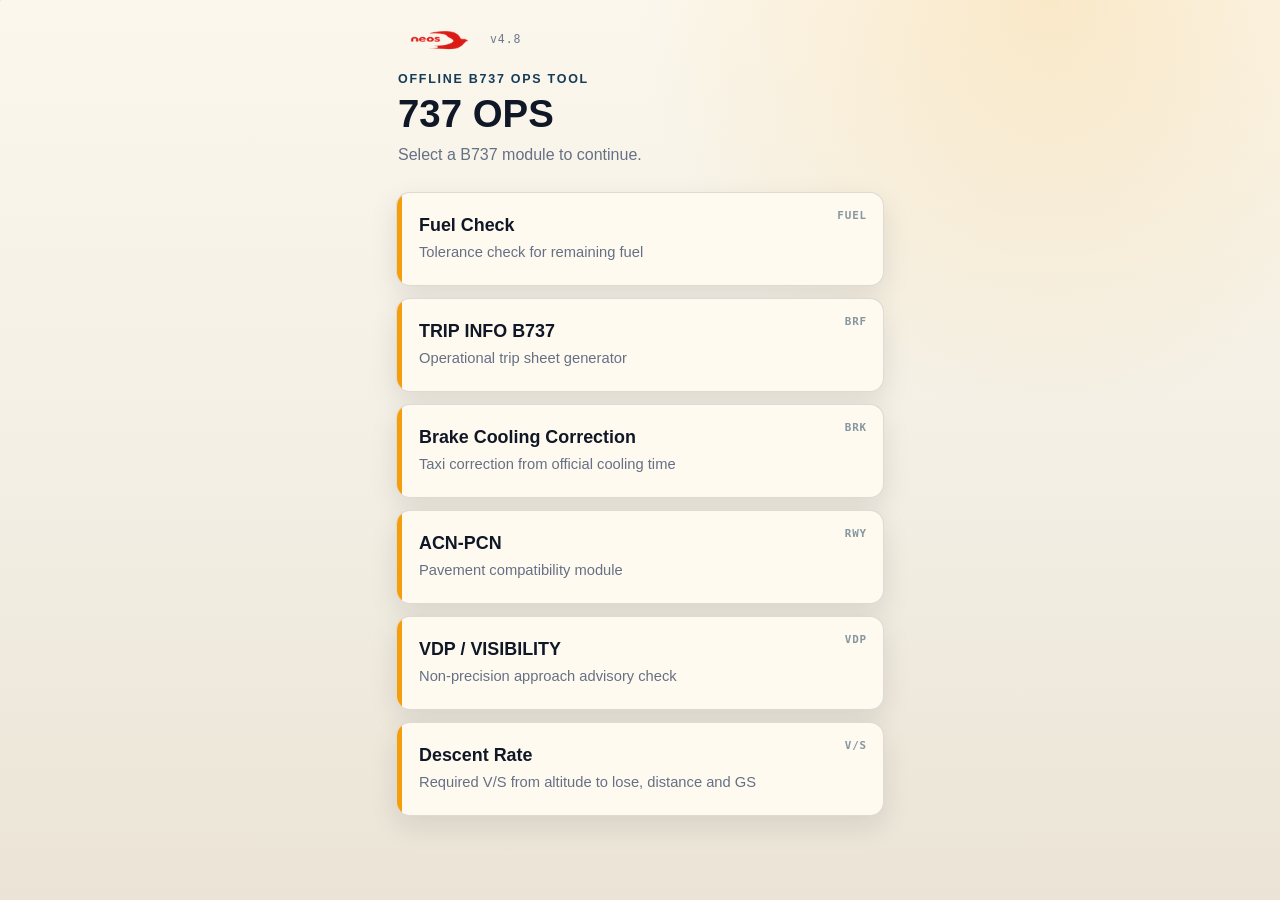
<file: index.html>
<!doctype html>
<html lang="en">
  <head>
    <meta charset="utf-8">
    <meta
      name="viewport"
      content="width=device-width, initial-scale=1, viewport-fit=cover"
    >
    <meta name="mobile-web-app-capable" content="yes">
    <meta name="apple-mobile-web-app-capable" content="yes">
    <meta name="apple-mobile-web-app-status-bar-style" content="black-translucent">
    <meta name="apple-mobile-web-app-title" content="737 OPS">
    <meta name="theme-color" content="#f3efe4">
    <meta name="app-version" content="4.8">
    <title>737 OPS</title>
    <link rel="manifest" href="manifest.json">
    <link rel="preload" href="app.js" as="script">
    <link rel="preload" href="assets/tripinfo-logo-neos.png" as="image" type="image/png">
    <link rel="icon" href="icons/icon-192.png">
    <link rel="apple-touch-icon" href="icons/icon-192.png">
    <style>
      :root {
        color-scheme: light;
        --bg: #f3efe4;
        --bg-soft: #ebe4d6;
        --card: #fffaf0;
        --card-border: rgba(20, 31, 46, 0.14);
        --text: #101827;
        --muted: #667085;
        --accent: #f59e0b;
        --accent-strong: #d97706;
        --accent-blue: #163b57;
        --pass: #16803c;
        --fail: #c2414b;
        --shadow: 0 10px 28px rgba(16, 24, 39, 0.10);
        --radius: 14px;
        --mono: "SFMono-Regular", "Menlo", "Monaco", monospace;
        --safe-top: env(safe-area-inset-top, 0px);
        --safe-right: env(safe-area-inset-right, 0px);
        --safe-bottom: env(safe-area-inset-bottom, 0px);
        --safe-left: env(safe-area-inset-left, 0px);
      }

      * {
        box-sizing: border-box;
      }

      html,
      body {
        margin: 0;
        min-height: 100%;
        background:
          linear-gradient(135deg, rgba(22, 59, 87, 0.08) 0 1px, transparent 1px 44px),
          radial-gradient(circle at 82% 0%, rgba(245, 158, 11, 0.16), transparent 30%),
          linear-gradient(180deg, #fbf7ed 0%, var(--bg) 52%, var(--bg-soft) 100%);
        color: var(--text);
        font-family:
          -apple-system, BlinkMacSystemFont, "SF Pro Display", "Segoe UI", sans-serif;
      }

      body {
        min-height: 100vh;
        min-height: 100svh;
      }

      button,
      input,
      select,
      textarea {
        font: inherit;
      }

      .app-shell {
        width: min(100%, 520px);
        min-height: 100svh;
        margin: 0 auto;
        padding:
          calc(var(--safe-top) + 18px)
          calc(var(--safe-right) + 16px)
          calc(var(--safe-bottom) + 28px)
          calc(var(--safe-left) + 16px);
      }

      .screen[hidden] {
        display: none;
      }

      #startup-error-message {
        margin-top: 4px;
      }

      .screen {
        display: grid;
        gap: 16px;
      }

      .app-view {
        align-content: start;
      }

      #homeView {
        position: relative;
      }

      .hero {
        display: grid;
        justify-items: start;
        gap: 8px;
        padding: 8px 2px 10px;
      }

      .eyebrow {
        display: inline-block;
        margin: 4px 0 0;
        color: var(--accent-blue);
        font-size: 0.78rem;
        font-weight: 600;
        letter-spacing: 0.14em;
        text-transform: uppercase;
      }

      h1 {
        margin: 0;
        font-size: clamp(2rem, 5vw, 2.4rem);
        line-height: 1.02;
      }

      .subtitle {
        margin: 2px 0 0;
        color: var(--muted);
        line-height: 1.45;
      }

      .card {
        background: var(--card);
        border: 1px solid var(--card-border);
        border-radius: var(--radius);
        box-shadow: var(--shadow);
        padding: 18px;
      }

      .card h2 {
        margin: 0 0 14px;
        font-size: 1rem;
        letter-spacing: 0.03em;
      }

      .mono {
        font-family: var(--mono);
        font-variant-numeric: tabular-nums;
      }

      .fuel-tolerance-note {
        margin: 0;
        color: var(--muted);
        font-size: 0.78rem;
        font-weight: 700;
      }

      .stack {
        display: grid;
        gap: 14px;
      }

      .field {
        display: grid;
        gap: 8px;
      }

      label,
      .field-title {
        color: var(--muted);
        font-size: 0.9rem;
        font-weight: 600;
      }

      .input,
      .select {
        width: 100%;
        min-height: 52px;
        border: 1px solid rgba(20, 31, 46, 0.16);
        border-radius: 14px;
        padding: 14px 16px;
        background: #fffef9;
        color: var(--text);
        font-size: 1rem;
        outline: none;
        transition: border-color 0.18s ease, background 0.18s ease;
      }

      .input:focus,
      .select:focus {
        border-color: rgba(245, 158, 11, 0.85);
        background: #fffaf0;
        box-shadow: 0 0 0 3px rgba(245, 158, 11, 0.13);
      }

      .input[aria-invalid="true"] {
        border-color: rgba(194, 65, 75, 0.72);
        background: rgba(194, 65, 75, 0.08);
      }

      .number-input {
        font-family: var(--mono);
        font-variant-numeric: tabular-nums;
        appearance: textfield;
        -webkit-appearance: none;
        -moz-appearance: textfield;
      }

      .number-input::-webkit-outer-spin-button,
      .number-input::-webkit-inner-spin-button {
        -webkit-appearance: none;
        appearance: none;
        margin: 0;
        display: none;
      }

      input[type="number"].number-input {
        appearance: textfield;
        -webkit-appearance: none;
        -moz-appearance: textfield;
      }

      input[type="number"].number-input::-webkit-outer-spin-button,
      input[type="number"].number-input::-webkit-inner-spin-button {
        -webkit-appearance: none;
        appearance: none;
        margin: 0;
        display: none;
      }

      .segmented {
        display: grid;
        grid-template-columns: repeat(2, minmax(0, 1fr));
        gap: 8px;
      }

      .segmented input {
        position: absolute;
        opacity: 0;
        pointer-events: none;
      }

      .segment {
        min-height: 48px;
        display: grid;
        place-items: center;
        border-radius: 14px;
        border: 1px solid rgba(20, 31, 46, 0.14);
        background: #fffef9;
        color: var(--muted);
        font-weight: 600;
        transition:
          background 0.18s ease,
          border-color 0.18s ease,
          color 0.18s ease,
          transform 0.18s ease;
      }

      .segmented input:checked + .segment {
        background: rgba(245, 158, 11, 0.16);
        border-color: rgba(245, 158, 11, 0.72);
        color: var(--text);
        transform: translateY(-1px);
      }

      .row {
        display: grid;
        gap: 14px;
      }

      @media (min-width: 440px) {
        .row.two-col {
          grid-template-columns: repeat(2, minmax(0, 1fr));
        }
      }

      .fuel-table-wrap {
        overflow-x: auto;
        margin: 0 -4px;
        padding: 0 4px;
      }

      .fuel-table {
        width: 100%;
        border-collapse: collapse;
        table-layout: fixed;
      }

      .fuel-table th,
      .fuel-table td {
        padding: 7px 4px;
        text-align: center;
        vertical-align: middle;
      }

      .fuel-table th {
        color: var(--muted);
        font-size: 0.72rem;
        font-weight: 800;
        letter-spacing: 0.08em;
        text-transform: uppercase;
      }

      .fuel-table .fuel-tank-heading,
      .fuel-table .fuel-tank-label {
        width: 24%;
        text-align: left;
      }

      .fuel-table.fuel-arrival-table .fuel-tank-heading,
      .fuel-table.fuel-arrival-table .fuel-tank-label {
        width: auto;
        text-align: center;
      }

      .fuel-table .fuel-tank-label {
        color: var(--text);
        font-size: 0.84rem;
        font-weight: 800;
        letter-spacing: 0.03em;
      }

      .fuel-section-heading {
        margin: 4px 2px -2px;
        color: var(--accent-blue);
        font-size: 0.78rem;
        font-weight: 800;
        letter-spacing: 0.12em;
        text-transform: uppercase;
      }

      .fuel-table .fuel-total-row th,
      .fuel-table .fuel-total-row td {
        border-top: 1px solid rgba(20, 31, 46, 0.14);
        padding-top: 10px;
      }

      .fuel-table .input {
        min-height: 46px;
        padding: 10px 8px;
        border-radius: 12px;
        text-align: center;
        font-size: 0.98rem;
      }

      .fuel-output {
        min-height: 46px;
        display: grid;
        place-items: center;
        border: 1px solid rgba(20, 31, 46, 0.12);
        border-radius: 12px;
        background: rgba(22, 59, 87, 0.06);
        color: var(--accent-blue);
        font-family: var(--mono);
        font-size: 0.96rem;
        font-weight: 800;
        font-variant-numeric: tabular-nums;
        white-space: nowrap;
      }

      .fuel-output.fuel-negative {
        border-color: rgba(194, 65, 75, 0.38);
        background: rgba(194, 65, 75, 0.10);
        color: var(--fail);
      }

      .fuel-output.fuel-total-output {
        background: rgba(245, 158, 11, 0.14);
        color: var(--text);
      }

      .fuel-card-heading-row {
        display: flex;
        align-items: center;
        justify-content: space-between;
        gap: 12px;
      }

      .button.fuel-card-icon-button {
        width: 38px;
        min-width: 38px;
        min-height: 38px;
        display: inline-grid;
        place-items: center;
        padding: 0;
        border-radius: 11px;
        color: #fff;
      }

      .button.tlb-clear-button {
        border-color: #e53935;
        background: #e53935;
        box-shadow: 0 5px 12px rgba(229, 57, 53, 0.24);
      }

      .button.fuel-transfer-button {
        border-color: #238b57;
        background: #238b57;
        box-shadow: 0 5px 12px rgba(35, 139, 87, 0.24);
      }

      .button.tlb-clear-button:focus-visible {
        outline: 3px solid rgba(229, 57, 53, 0.32);
        outline-offset: 2px;
      }

      .button.fuel-transfer-button:focus-visible {
        outline: 3px solid rgba(35, 139, 87, 0.32);
        outline-offset: 2px;
      }

      .tlb-calculated-grid {
        display: grid;
        gap: 8px;
      }

      @media (min-width: 440px) {
        .tlb-calculated-grid {
          grid-template-columns: repeat(2, minmax(0, 1fr));
        }
      }

      .fuel-calculated-panel {
        display: grid;
        gap: 8px;
        border: 1px solid rgba(20, 31, 46, 0.12);
        border-radius: 14px;
        padding: 14px 16px;
        background: rgba(22, 59, 87, 0.06);
      }

      .fuel-calculated-label {
        color: var(--muted);
        font-size: 0.78rem;
        font-weight: 800;
        letter-spacing: 0.08em;
        text-transform: uppercase;
      }

      .fuel-calculated-value {
        color: var(--accent-blue);
        font-family: var(--mono);
        font-size: 1.35rem;
        font-weight: 800;
        font-variant-numeric: tabular-nums;
      }

      .tlb-calculated-panel {
        min-height: 46px;
        gap: 3px;
        border-radius: 12px;
        padding: 8px 10px;
      }

      .tlb-calculated-panel .fuel-calculated-label {
        font-size: 0.66rem;
        line-height: 1.15;
        letter-spacing: 0.06em;
      }

      .tlb-calculated-panel .fuel-calculated-value {
        font-size: 0.98rem;
        line-height: 1.2;
      }

      .fuel-conversion-note {
        min-height: 18px;
        margin: 0;
        color: var(--pass);
        font-family: var(--mono);
        font-size: 0.82rem;
        font-weight: 700;
        font-variant-numeric: tabular-nums;
      }

      .fuel-receipt-card {
        gap: 12px;
      }

      .fuel-receipt-card h2 {
        margin-bottom: 2px;
      }

      .fuel-receipt-flow {
        display: grid;
        gap: 17px;
      }

      .fuel-receipt-field {
        gap: 8px;
      }

      .fuel-receipt-segmented {
        gap: 8px;
      }

      .fuel-receipt-segmented .segment {
        min-height: 42px;
        border-radius: 12px;
        padding: 8px 10px;
        font-size: 0.88rem;
      }

      .fuel-receipt-card .fuel-calculated-panel {
        gap: 6px;
        padding: 12px 14px;
      }

      .fuel-receipt-card .fuel-calculated-value {
        font-size: 1.28rem;
      }

      .fuel-receipt-card .fuel-conversion-note:empty {
        display: none;
      }

      .fuel-validation {
        margin: 0;
      }

      .fuel-validation[hidden],
      .results-banner[hidden],
      .result-section[hidden],
      .advanced-details[hidden] {
        display: none;
      }

      .actions {
        display: grid;
        grid-template-columns: repeat(2, minmax(0, 1fr));
        gap: 10px;
      }

      .button {
        min-height: 52px;
        border: none;
        border-radius: 16px;
        padding: 14px 18px;
        font-size: 0.98rem;
        font-weight: 700;
        letter-spacing: 0.01em;
        color: var(--accent-blue);
        background: #fffaf0;
        border: 1px solid rgba(20, 31, 46, 0.16);
        box-shadow: 0 6px 16px rgba(16, 24, 39, 0.08);
      }

      .button.primary {
        color: #fffaf0;
        background: linear-gradient(135deg, var(--accent-blue) 0%, #225778 100%);
        border-color: transparent;
        box-shadow: 0 10px 22px rgba(22, 59, 87, 0.20);
      }

      .button:active {
        transform: scale(0.99);
      }

      .module-nav {
        display: flex;
        align-items: center;
        gap: 12px;
      }

      .module-title {
        color: var(--muted);
        font-size: 0.84rem;
        font-weight: 700;
        letter-spacing: 0.12em;
        text-transform: uppercase;
      }

      .module-back {
        width: auto;
        min-width: 108px;
      }

      .fuel-module-nav {
        display: grid;
        grid-template-columns: minmax(0, 1fr) auto minmax(0, 1fr);
        gap: 8px;
      }

      .fuel-module-nav .module-back {
        min-width: 96px;
        justify-self: start;
        white-space: nowrap;
      }

      .fuel-nav-title {
        align-self: center;
        justify-self: center;
        font-size: clamp(1.2rem, 5vw, 1.5rem);
        line-height: 1;
        white-space: nowrap;
      }

      .button.fuel-clear-button {
        width: auto;
        min-width: 84px;
        min-height: 44px;
        align-self: center;
        justify-self: end;
        display: inline-flex;
        align-items: center;
        justify-content: center;
        gap: 5px;
        padding: 10px 12px;
        border-color: #e53935;
        border-radius: 13px;
        background: #e53935;
        box-shadow: 0 7px 16px rgba(229, 57, 53, 0.28);
        color: #fff;
        font-size: 0.82rem;
        letter-spacing: 0.04em;
        white-space: nowrap;
      }

      .button.fuel-clear-button:focus-visible {
        outline: 3px solid rgba(229, 57, 53, 0.32);
        outline-offset: 2px;
      }

      .fuel-clear-icon {
        width: 16px;
        height: 16px;
        flex: 0 0 auto;
        color: #fff;
      }

      .fuel-header-meta {
        width: 100%;
        display: flex;
        align-items: center;
        justify-content: space-between;
        gap: 12px;
      }

      .module-header-row {
        display: flex;
        align-items: flex-end;
        justify-content: space-between;
        gap: 12px;
      }

      .module-version-badge {
        color: var(--muted);
        font-family: var(--mono);
        font-size: 0.68rem;
        letter-spacing: 0.08em;
        opacity: 0.78;
        white-space: nowrap;
        padding: 4px 8px;
        border: 1px solid rgba(20, 31, 46, 0.14);
        border-radius: 999px;
        background: rgba(255, 250, 240, 0.74);
      }

      .home-menu {
        display: grid;
        gap: 12px;
      }

      .home-logo-wrap {
        display: inline-flex;
        align-items: center;
        gap: 10px;
        margin: 0 0 6px;
        color: var(--muted);
        pointer-events: none;
      }

      .home-logo {
        width: min(23vw, 82px);
        max-width: 82px;
        max-height: 28px;
        display: block;
        height: auto;
        object-fit: contain;
        pointer-events: none;
        user-select: none;
        image-rendering: -webkit-optimize-contrast;
        image-rendering: crisp-edges;
      }

      .home-version {
        color: var(--muted);
        font-family: var(--mono);
        font-size: 0.72rem;
        letter-spacing: 0.08em;
        line-height: 1;
        opacity: 0.92;
      }

      .menu-button {
        position: relative;
        overflow: hidden;
        width: 100%;
        min-height: 94px;
        border: 1px solid var(--card-border);
        border-radius: var(--radius);
        padding: 18px 52px 18px 22px;
        background: var(--card);
        box-shadow: var(--shadow);
        color: var(--text);
        text-align: left;
        display: grid;
        gap: 6px;
        align-content: center;
      }

      .menu-button::before {
        content: "";
        position: absolute;
        inset: 0 auto 0 0;
        width: 5px;
        background: var(--accent);
      }

      .menu-button::after {
        content: attr(data-code);
        position: absolute;
        top: 16px;
        right: 16px;
        color: rgba(22, 59, 87, 0.52);
        font-family: var(--mono);
        font-size: 0.68rem;
        font-weight: 700;
        letter-spacing: 0.08em;
      }

      .menu-button:focus-visible {
        outline: 2px solid rgba(245, 158, 11, 0.80);
        outline-offset: 2px;
      }

      .menu-button:active {
        transform: translateY(1px);
      }

      .menu-button-title {
        font-size: 1.12rem;
        font-weight: 700;
      }

      .menu-button-note {
        color: var(--muted);
        font-size: 0.92rem;
        line-height: 1.45;
      }

      .inline-message {
        margin: 0;
        padding: 14px 16px;
        border-radius: 16px;
        border: 1px solid rgba(194, 65, 75, 0.32);
        background: rgba(194, 65, 75, 0.10);
        color: #9f2532;
        line-height: 1.6;
      }

      .results-banner {
        border-radius: 24px;
        padding: 18px;
        display: grid;
        gap: 6px;
      }

      .results-banner.pass {
        color: #fffaf0;
        background: linear-gradient(135deg, #16803c, #0f5f2b);
      }

      .results-banner.fail {
        color: #fffaf0;
        background: linear-gradient(135deg, #c2414b, #8e2630);
      }

      .results-banner.warn {
        color: #101827;
        background: linear-gradient(135deg, #fbbf24, #d97706);
      }

      .banner-label {
        margin: 0;
        font-size: 0.82rem;
        font-weight: 700;
        letter-spacing: 0.14em;
        text-transform: uppercase;
      }

      .banner-title {
        margin: 0;
        font-size: 1.9rem;
        font-weight: 800;
      }

      .banner-subtitle {
        margin: 0;
        font-size: 0.95rem;
        opacity: 0.88;
      }

      .result-section {
        display: grid;
        gap: 12px;
      }

      .result-section.fail {
        border-color: rgba(194, 65, 75, 0.42);
        box-shadow: 0 12px 26px rgba(130, 24, 43, 0.14);
      }

      .section-header {
        display: flex;
        justify-content: space-between;
        align-items: center;
        gap: 12px;
      }

      .section-title {
        margin: 0;
        font-size: 0.86rem;
        font-weight: 700;
        letter-spacing: 0.12em;
        text-transform: uppercase;
        color: var(--muted);
      }

      .section-chip {
        border-radius: 999px;
        padding: 6px 10px;
        background: rgba(20, 31, 46, 0.06);
        font-size: 0.76rem;
        font-weight: 700;
      }

      .section-chip.pass {
        background: rgba(22, 128, 60, 0.12);
        color: var(--pass);
      }

      .section-chip.fail {
        background: rgba(194, 65, 75, 0.12);
        color: var(--fail);
      }

      .section-chip.warn {
        background: rgba(245, 158, 11, 0.14);
        color: var(--accent-strong);
      }

      .result-card-title {
        margin: 0;
        font-size: 1rem;
        letter-spacing: 0.03em;
      }

      .kv-list {
        display: grid;
        gap: 10px;
      }

      .kv-row {
        display: flex;
        justify-content: space-between;
        gap: 16px;
        align-items: baseline;
      }

      .kv-key {
        color: var(--muted);
        font-size: 0.9rem;
      }

      .kv-value {
        text-align: right;
        font-family: var(--mono);
        font-variant-numeric: tabular-nums;
      }

      .kv-value-wrap {
        display: grid;
        gap: 3px;
        justify-items: end;
        text-align: right;
      }

      .kv-note {
        color: var(--muted);
        font-family: var(--sans);
        font-size: 0.78rem;
        line-height: 1.35;
      }

      .kv-row.fuel-converted-row .kv-key,
      .kv-row.fuel-converted-row .kv-value {
        color: var(--pass);
      }

      .kv-value.fuel-converted-value {
        color: var(--pass);
        font-size: 1.26em;
        font-weight: 800;
      }

      .kv-row.fail .kv-key,
      .kv-row.fail .kv-value {
        color: var(--fail);
      }

      .vdp-diagram {
        width: 100%;
        padding-top: 8px;
      }

      .vdp-diagram svg {
        display: block;
        width: 100%;
        height: auto;
      }

      .vdp-diagram text {
        fill: var(--text);
        font-size: 11px;
        font-weight: 700;
      }

      .vdp-diagram .vdp-diagram-muted {
        fill: var(--muted);
        font-size: 10px;
        font-weight: 600;
      }

      .vdp-diagram .vdp-diagram-mono {
        font-family: var(--mono);
        font-variant-numeric: tabular-nums;
      }

      .vdp-diagram .vdp-diagram-runway {
        stroke: var(--text);
        stroke-width: 3;
        stroke-linecap: round;
      }

      .vdp-diagram .vdp-diagram-reference {
        stroke: rgba(20, 31, 46, 0.5);
        stroke-width: 2;
        stroke-linecap: round;
        stroke-dasharray: 6 5;
      }

      .vdp-diagram .vdp-diagram-path {
        stroke: var(--accent-strong);
        stroke-width: 3;
        stroke-linecap: round;
      }

      .vdp-diagram .vdp-diagram-visual-path {
        stroke: var(--accent-blue);
        stroke-width: 3;
        stroke-linecap: round;
      }

      .vdp-diagram .vdp-diagram-guide {
        stroke: rgba(20, 31, 46, 0.28);
        stroke-width: 1.5;
        stroke-dasharray: 4 4;
      }

      .vdp-diagram .vdp-diagram-point {
        fill: var(--accent-blue);
      }

      .vdp-diagram .vdp-diagram-aircraft {
        fill: var(--accent-strong);
        stroke: #fffaf0;
        stroke-width: 2;
      }

      .kv-value.brake-cooling-ground-time-warn {
        color: var(--accent-strong);
        font-size: 1.12em;
        font-weight: 800;
      }

      .brake-cooling-source {
        margin: 0;
        padding-top: 4px;
        color: var(--muted);
        font-size: 0.82rem;
        line-height: 1.45;
      }

      #acn-report-section .kv-row.max-allowable-row {
        padding: 10px 12px;
        border-radius: 14px;
        border: 1px solid transparent;
      }

      #acn-report-section .kv-row.max-allowable-row .kv-key,
      #acn-report-section .kv-row.max-allowable-row .kv-value {
        font-weight: 700;
      }

      #acn-report-section .kv-row.max-allowable-pass {
        background: rgba(22, 128, 60, 0.10);
        border-color: rgba(22, 128, 60, 0.30);
      }

      #acn-report-section .kv-row.max-allowable-pass .kv-key,
      #acn-report-section .kv-row.max-allowable-pass .kv-value {
        color: var(--pass);
      }

      #acn-report-section .kv-row.max-allowable-warn {
        background: rgba(245, 158, 11, 0.12);
        border-color: rgba(245, 158, 11, 0.34);
      }

      #acn-report-section .kv-row.max-allowable-warn .kv-key,
      #acn-report-section .kv-row.max-allowable-warn .kv-value {
        color: var(--accent-strong);
      }

      #acn-report-section .kv-row.max-allowable-fail {
        background: rgba(194, 65, 75, 0.10);
        border-color: rgba(194, 65, 75, 0.30);
      }

      #acn-report-section .kv-row.max-allowable-fail .kv-key,
      #acn-report-section .kv-row.max-allowable-fail .kv-value {
        color: var(--fail);
      }

      .muted-note {
        color: var(--muted);
        font-size: 0.88rem;
      }

      .result-note {
        margin: 0;
        line-height: 1.6;
      }

      .result-note.fail {
        color: var(--fail);
      }

      .result-note.warn {
        color: var(--accent-strong);
      }

      .advanced-details {
        display: grid;
        gap: 10px;
        padding-top: 12px;
        border-top: 1px solid rgba(20, 31, 46, 0.12);
      }

      .advanced-details-title {
        margin: 0;
        color: var(--muted);
        font-size: 0.9rem;
        font-weight: 700;
      }

      #acnView {
        gap: 16px;
      }

      #acnView .card {
        width: 100%;
        padding: 20px;
      }

      #acnView .field,
      #acnView .actions {
        min-width: 0;
      }

      #acnView .field {
        gap: 10px;
      }

      #acnView label {
        line-height: 1.25;
      }

      #acnView .input,
      #acnView .select {
        min-height: 54px;
      }

      .acn-form {
        display: grid;
        gap: 18px;
        grid-template-columns: minmax(0, 1fr);
      }

      .acn-section-card {
        align-content: start;
        gap: 16px;
      }

      .acn-full-row {
        width: 100%;
      }

      .acn-result-panel {
        gap: 18px;
      }

      .acn-result-summary {
        margin-top: 6px;
      }

      .acn-comparison-detail {
        margin: 0;
      }

      #acnView .actions {
        grid-template-columns: minmax(0, 1fr);
        gap: 12px;
      }

      #acnView .actions .button {
        width: 100%;
      }

      #acn-report-section .kv-row {
        align-items: flex-start;
      }

      #acn-report-section .kv-value {
        max-width: 58%;
      }

      #tripInfoView {
        gap: 22px;
      }

      #tripInfoView .module-nav {
        margin-top: 2px;
      }

      #tripInfoView .hero {
        padding: 10px 2px 0;
      }

      #tripInfoView .hero h1 {
        margin: 0;
      }

      #tripInfoView .card {
        width: 100%;
      }

      .tripInfoSectionCard {
        align-content: start;
      }

      .tripInfoUppercaseField {
        text-transform: uppercase;
      }

      .tripInfoDateInput {
        color-scheme: light;
      }

      .tripInfoDateField {
        min-width: 0;
        overflow: hidden;
      }

      .tripInfoDateField .tripInfoDateInput {
        width: 100%;
        max-width: 100%;
        min-width: 0;
      }

      .tripInfoDateInput::-webkit-calendar-picker-indicator {
        opacity: 0.72;
      }

      .tripInfoReadonlyInput {
        color: rgba(16, 24, 39, 0.78);
        background: rgba(20, 31, 46, 0.04);
      }

      .tripInfoTopSideRow .field[aria-hidden="true"] {
        visibility: hidden;
      }

      .tripInfoCheckboxControl {
        min-height: 52px;
        display: flex;
        align-items: center;
        gap: 10px;
        border: 1px solid rgba(20, 31, 46, 0.14);
        border-radius: 14px;
        padding: 14px 16px;
        background: #fffef9;
        color: var(--text);
        font-weight: 600;
      }

      .tripInfoCheckboxControl input {
        width: 18px;
        height: 18px;
        margin: 0;
        accent-color: var(--accent);
      }

      .tripInfoCheckboxGroup {
        display: grid;
        gap: 8px;
      }

      .tripInfoControlField {
        gap: 8px;
      }

      .tripInfoAlignedField .input,
      .tripInfoAlignedField .select {
        min-height: 52px;
        border-radius: 16px;
        font-size: 1rem;
      }

      .tripInfoCompactOption {
        width: 100%;
      }

      .wrap-fuel-section {
        display: flex;
        flex-direction: column;
        gap: 6px;
      }

      .tripInfoEetRow {
        display: flex;
        align-items: flex-start;
        gap: 6px;
      }

      .tripInfoEetRow .field {
        flex: 0 0 84px;
      }

      .tripInfoEetRow .input {
        text-align: center;
      }

      .tripInfoCrewInputs {
        display: grid;
        grid-template-columns: repeat(2, minmax(0, 1fr));
        gap: 10px;
      }

      .tripInfoCrewSubField {
        gap: 6px;
      }

      .tripInfoCrewSubLabel {
        font-size: 0.78rem;
      }

      .tripInfoSecondaryField {
        gap: 6px;
      }

      .tripInfoSecondaryLabel {
        color: var(--muted);
        font-size: 0.78rem;
        font-weight: 600;
      }

      .tripInfoSecondaryInputWrap {
        position: relative;
      }

      .tripInfoSecondaryInput {
        min-height: 40px;
        border-radius: 12px;
        padding: 10px 40px 10px 12px;
        font-size: 0.92rem;
      }

      .tripInfoSecondarySuffix {
        position: absolute;
        top: 50%;
        right: 12px;
        transform: translateY(-50%);
        color: var(--muted);
        font-size: 0.82rem;
        font-weight: 600;
        pointer-events: none;
      }

      .tripInfoRemarksTextarea {
        min-height: 108px;
        padding-top: 16px;
        padding-bottom: 16px;
        line-height: 1.45;
        resize: vertical;
      }

      .tripInfoPresetRemarkOption {
        min-height: 40px;
        padding: 9px 12px;
        font-size: 0.88rem;
      }

      .tripInfoSignatureCanvas {
        display: block;
        width: 100%;
        height: 180px;
        border-radius: 18px;
        border: 1px solid rgba(255, 255, 255, 0.1);
        background: #ffffff;
        touch-action: none;
      }

      .tripInfoPreviewSection {
        gap: 16px;
      }

      .tripInfoPreviewCard {
        gap: 16px;
      }

      .tripInfoPreviewMount {
        width: min(100%, 390px);
        margin: 0 auto;
        padding: 12px;
        border-radius: 16px;
        background: #dfe5ec;
      }

      .tripInfoPreviewMount svg {
        display: block;
        width: 100%;
        height: auto;
        background: #ffffff;
        border-radius: 4px;
        box-shadow: 0 10px 22px rgba(15, 18, 28, 0.14);
      }

      .tripInfoExportActions {
        grid-template-columns: minmax(0, 1fr);
      }

      @media (min-width: 440px) {
        .tripInfoExportActions {
          grid-template-columns: repeat(3, minmax(0, 1fr));
        }
      }

      .tripInfoExportCanvas {
        display: none;
      }

    </style>
  </head>
  <body>
    <main class="app-shell">
      <section
        class="screen card"
        id="startupRecoveryView"
        role="alert"
        aria-hidden="true"
        hidden
      >
        <h1>737 OPS</h1>
        <p class="subtitle" id="startup-error-message">
          The application could not start safely.
        </p>
        <div class="actions">
          <button class="button primary" type="button" id="reloadApplicationButton">
            Reload Application
          </button>
        </div>
      </section>

      <section class="screen app-view" id="homeView" aria-hidden="false">
        <header class="hero">
          <div class="home-logo-wrap">
            <img
              class="home-logo"
              src="./assets/tripinfo-logo-neos.png"
              alt=""
              width="110"
              height="40"
              fetchpriority="high"
            >
            <span class="home-version">v4.8</span>
          </div>
          <span class="eyebrow">OFFLINE B737 OPS TOOL</span>
          <h1>737 OPS</h1>
          <p class="subtitle">Select a B737 module to continue.</p>
        </header>

        <section class="home-menu" aria-label="Module menu">
          <button class="menu-button" type="button" id="openFuelBtn" data-code="FUEL">
            <span class="menu-button-title">Fuel Check</span>
            <span class="menu-button-note">Tolerance check for remaining fuel</span>
          </button>
          <button class="menu-button" type="button" id="openTripInfoBtn" data-code="BRF">
            <span class="menu-button-title">TRIP INFO B737</span>
            <span class="menu-button-note">Operational trip sheet generator</span>
          </button>
          <button class="menu-button" type="button" id="openBrakeCoolingBtn" data-code="BRK">
            <span class="menu-button-title">Brake Cooling Correction</span>
            <span class="menu-button-note">Taxi correction from official cooling time</span>
          </button>
          <button class="menu-button" type="button" id="openAcnBtn" data-code="RWY">
            <span class="menu-button-title">ACN-PCN</span>
            <span class="menu-button-note">Pavement compatibility module</span>
          </button>
          <button class="menu-button" type="button" id="openVdpBtn" data-code="VDP">
            <span class="menu-button-title">VDP / VISIBILITY</span>
            <span class="menu-button-note">Non-precision approach advisory check</span>
          </button>
          <button class="menu-button" type="button" id="openDescentBtn" data-code="V/S">
            <span class="menu-button-title">Descent Rate</span>
            <span class="menu-button-note">Required V/S from altitude to lose, distance and GS</span>
          </button>
        </section>
      </section>

      <section class="screen app-view" id="brakeCoolingView" hidden aria-hidden="true">
        <div class="module-nav">
          <button class="button module-back" type="button" id="backFromBrakeCoolingBtn">Back</button>
        </div>

        <header class="hero">
          <div class="module-header-row">
            <h1>Brake Cooling Correction</h1>
            <span class="module-version-badge">4.8</span>
          </div>
          <p class="subtitle">Taxi correction from official cooling time</p>
        </header>

        <form id="brake-cooling-form" class="stack acn-form" novalidate>
          <section class="card stack acn-section-card">
            <h2>Aircraft / Official Result</h2>

            <div class="field">
              <label for="brake-registration">Registration</label>
              <select id="brake-registration" name="registration" class="select" required>
                <option value="">Select registration</option>
                <option value="I-NEOU">I-NEOU</option>
                <option value="I-NEOZ">I-NEOZ</option>
                <option value="EI-HIL">EI-HIL</option>
                <option value="EI-HIM">EI-HIM</option>
                <option value="EI-RZA">EI-RZA</option>
                <option value="EI-RZB">EI-RZB</option>
                <option value="EI-RZC">EI-RZC</option>
                <option value="EI-RZD">EI-RZD</option>
                <option value="EI-RZE">EI-RZE</option>
                <option value="EI-RZF">EI-RZF</option>
                <option value="EI-RZG">EI-RZG</option>
                <option value="EI-RZH">EI-RZH</option>
              </select>
            </div>

            <div class="row two-col">
              <div class="field">
                <label for="brake-official-ground-time">Official Ground Cooling Time (min)</label>
                <input id="brake-official-ground-time" name="officialGroundCoolingTime" class="input number-input" type="text" inputmode="decimal" autocomplete="off" required>
              </div>

              <div class="field">
                <label for="brake-oat">OAT (°C)</label>
                <input id="brake-oat" name="oat" class="input number-input" type="text" inputmode="decimal" autocomplete="off" required>
              </div>
            </div>
          </section>

          <section class="card stack acn-section-card">
            <h2>Taxi correction</h2>

            <div class="row two-col">
              <div class="field">
                <label for="brake-taxi-minutes">Taxi time</label>
                <input id="brake-taxi-minutes" name="taxiMinutes" class="input number-input" type="text" inputmode="decimal" autocomplete="off">
              </div>

              <div class="field">
                <label for="brake-taxi-speed">Average taxi speed</label>
                <input id="brake-taxi-speed" name="taxiSpeedKt" class="input number-input" type="text" inputmode="decimal" autocomplete="off" value="10">
              </div>
            </div>

            <div class="row two-col">
              <div class="field">
                <label for="brake-taxi-distance">Taxi distance</label>
                <input id="brake-taxi-distance" name="taxiDistance" class="input number-input" type="text" inputmode="decimal" autocomplete="off">
              </div>

              <div class="field">
                <label for="brake-taxi-distance-unit">Distance unit</label>
                <select id="brake-taxi-distance-unit" name="taxiDistanceUnit" class="select">
                  <option value="meters">meters</option>
                  <option value="km">km</option>
                  <option value="feet">feet</option>
                  <option value="NM">NM</option>
                </select>
              </div>
            </div>

            <p id="brake-cooling-validation-message" class="inline-message" aria-live="polite" hidden></p>

            <div class="actions">
              <button class="button" type="button" id="brake-cooling-clear-button">CLEAR</button>
              <button class="button primary" type="submit">CALCULATE</button>
            </div>
          </section>
        </form>

        <section class="card result-section" id="brake-cooling-result-section" hidden>
          <div id="brake-cooling-results-banner" class="results-banner pass" aria-live="polite" hidden>
            <p class="banner-label">STATUS</p>
            <h2 class="banner-title" id="brake-cooling-status-title">NORMAL</h2>
            <p class="banner-subtitle" id="brake-cooling-status-subtitle">Cooling schedule calculated</p>
          </div>
          <p id="brake-cooling-warning" class="result-note warn" hidden></p>
          <div id="brake-cooling-results-list" class="kv-list"></div>
          <p id="brake-cooling-source" class="brake-cooling-source"></p>
        </section>
      </section>

      <section class="screen app-view" id="fuelView" hidden aria-hidden="true">
        <div class="module-nav fuel-module-nav">
          <button class="button module-back" type="button" id="backFromFuelBtn">Back</button>
          <h1 class="fuel-nav-title">FuelCk</h1>
          <button
            class="button fuel-clear-button"
            type="button"
            id="clear-button"
            aria-label="Clear all fuel values"
          >
            <svg
              class="fuel-clear-icon"
              viewBox="0 0 24 24"
              fill="none"
              stroke="currentColor"
              stroke-width="2"
              stroke-linecap="round"
              stroke-linejoin="round"
              aria-hidden="true"
            >
              <path d="M3 6h18"></path>
              <path d="M8 6V4h8v2"></path>
              <path d="M19 6l-1 14H6L5 6"></path>
              <path d="M10 11v5"></path>
              <path d="M14 11v5"></path>
            </svg>
            <span>CLEAR</span>
          </button>
        </div>

        <section class="screen" id="input-screen">
          <header class="hero fuel-header">
            <div class="fuel-header-meta">
              <p id="toleranceText" class="fuel-tolerance-note mono">—</p>
              <span class="module-version-badge">4.8</span>
            </div>
          </header>

          <form id="fuel-form" class="stack" novalidate>
            <div class="card stack">
              <div class="field">
                <label for="fuel-aircraft-type">Aircraft Type</label>
                <select id="fuel-aircraft-type" name="fuelAircraftType" class="select">
                  <option value="NG">B737 NG</option>
                  <option value="MAX">B737 MAX</option>
                </select>
              </div>
            </div>

            <div class="fuel-section-heading">Arrival Fuel / TLB Assist</div>

            <div class="card stack">
              <h2>Fuel Burned</h2>
              <div class="fuel-table-wrap">
                <table class="fuel-table fuel-arrival-table" aria-label="Fuel burned">
                  <thead>
                    <tr>
                      <th scope="col">ENG #1 / LH</th>
                      <th scope="col">ENG #2 / RH</th>
                      <th scope="col">Total</th>
                    </tr>
                  </thead>
                  <tbody>
                    <tr>
                      <td>
                        <input
                          id="fuel-burned-left"
                          name="burnedLeft"
                          class="input number-input"
                          type="text"
                          inputmode="decimal"
                          pattern="[0-9.,]*"
                          autocomplete="off"
                        >
                      </td>
                      <td>
                        <input
                          id="fuel-burned-right"
                          name="burnedRight"
                          class="input number-input"
                          type="text"
                          inputmode="decimal"
                          pattern="[0-9.,]*"
                          autocomplete="off"
                        >
                      </td>
                      <td><output id="fuel-burned-total" class="fuel-output fuel-total-output">--</output></td>
                    </tr>
                  </tbody>
                </table>
              </div>
            </div>

            <div class="card stack">
              <div class="fuel-card-heading-row">
                <h2>Fuel Remained</h2>
                <button
                  class="button fuel-card-icon-button fuel-transfer-button"
                  type="button"
                  id="fuel-remained-transfer-button"
                  aria-label="Transfer Fuel Remained to TLB"
                >
                  <svg
                    class="fuel-clear-icon"
                    viewBox="0 0 24 24"
                    fill="none"
                    stroke="currentColor"
                    stroke-width="2.5"
                    stroke-linecap="round"
                    stroke-linejoin="round"
                    aria-hidden="true"
                  >
                    <path d="M5 12l4 4L19 6"></path>
                  </svg>
                </button>
              </div>
              <div class="fuel-table-wrap">
                <table class="fuel-table fuel-arrival-table" aria-label="Fuel remained">
                  <thead>
                    <tr>
                      <th scope="col">Tank 1/L</th>
                      <th scope="col">Tank CTR</th>
                      <th scope="col">Tank 2/R</th>
                      <th scope="col">Total</th>
                    </tr>
                  </thead>
                  <tbody>
                    <tr>
                      <td>
                        <input
                          id="fuel-remained-left"
                          name="remainedLeft"
                          class="input number-input"
                          type="text"
                          inputmode="decimal"
                          pattern="[0-9.,]*"
                          autocomplete="off"
                        >
                      </td>
                      <td>
                        <input
                          id="fuel-remained-center"
                          name="remainedCenter"
                          class="input number-input"
                          type="text"
                          inputmode="decimal"
                          pattern="[0-9.,]*"
                          autocomplete="off"
                        >
                      </td>
                      <td>
                        <input
                          id="fuel-remained-right"
                          name="remainedRight"
                          class="input number-input"
                          type="text"
                          inputmode="decimal"
                          pattern="[0-9.,]*"
                          autocomplete="off"
                        >
                      </td>
                      <td><output id="fuel-remained-total" class="fuel-output fuel-total-output">--</output></td>
                    </tr>
                  </tbody>
                </table>
              </div>
            </div>

            <div class="card stack">
              <div class="fuel-card-heading-row">
                <h2>TLB Fuel Data</h2>
                <button
                  class="button fuel-card-icon-button tlb-clear-button"
                  type="button"
                  id="tlb-clear-button"
                  aria-label="Clear TLB Fuel Data"
                >
                  <svg
                    class="fuel-clear-icon"
                    viewBox="0 0 24 24"
                    fill="none"
                    stroke="currentColor"
                    stroke-width="2"
                    stroke-linecap="round"
                    stroke-linejoin="round"
                    aria-hidden="true"
                  >
                    <path d="M3 6h18"></path>
                    <path d="M8 6V4h8v2"></path>
                    <path d="M19 6l-1 14H6L5 6"></path>
                    <path d="M10 11v5"></path>
                    <path d="M14 11v5"></path>
                  </svg>
                </button>
              </div>
              <div class="field">
                <label for="fuel-requested-fuel">Block Fuel (kg)</label>
                <input
                  id="fuel-requested-fuel"
                  name="blockFuel"
                  class="input number-input"
                  type="text"
                  inputmode="numeric"
                  pattern="[0-9]*"
                  autocomplete="off"
                >
              </div>
              <div class="tlb-calculated-grid">
                <div class="fuel-calculated-panel tlb-calculated-panel">
                  <span class="fuel-calculated-label">Estimated Uplift Volume @ 0.800 kg/L</span>
                  <output id="fuel-estimated-litres" class="fuel-calculated-value">--</output>
                </div>
                <div class="fuel-calculated-panel tlb-calculated-panel">
                  <span class="fuel-calculated-label">Planned Uplift</span>
                  <output id="fuel-planned-uplift" class="fuel-calculated-value">--</output>
                </div>
              </div>
              <div class="fuel-table-wrap">
                <table class="fuel-table" aria-label="TLB fuel data">
                  <thead>
                    <tr>
                      <th scope="col" class="fuel-tank-heading">Tank</th>
                      <th scope="col">Before</th>
                      <th scope="col">Uplift</th>
                      <th scope="col">Depart</th>
                    </tr>
                  </thead>
                  <tbody>
                    <tr>
                      <th scope="row" class="fuel-tank-label">1/L</th>
                      <td>
                        <input
                          id="fuel-before-left"
                          name="beforeLeft"
                          class="input number-input"
                          type="text"
                          inputmode="decimal"
                          pattern="[0-9.,]*"
                          autocomplete="off"
                        >
                      </td>
                      <td><output id="fuel-uplift-left" class="fuel-output">--</output></td>
                      <td>
                        <input
                          id="fuel-depart-left"
                          name="departLeft"
                          class="input number-input"
                          type="text"
                          inputmode="decimal"
                          pattern="[0-9.,]*"
                          autocomplete="off"
                        >
                      </td>
                    </tr>
                    <tr>
                      <th scope="row" class="fuel-tank-label">CTR</th>
                      <td>
                        <input
                          id="fuel-before-center"
                          name="beforeCenter"
                          class="input number-input"
                          type="text"
                          inputmode="decimal"
                          pattern="[0-9.,]*"
                          autocomplete="off"
                        >
                      </td>
                      <td><output id="fuel-uplift-center" class="fuel-output">--</output></td>
                      <td>
                        <input
                          id="fuel-depart-center"
                          name="departCenter"
                          class="input number-input"
                          type="text"
                          inputmode="decimal"
                          pattern="[0-9.,]*"
                          autocomplete="off"
                        >
                      </td>
                    </tr>
                    <tr>
                      <th scope="row" class="fuel-tank-label">2/R</th>
                      <td>
                        <input
                          id="fuel-before-right"
                          name="beforeRight"
                          class="input number-input"
                          type="text"
                          inputmode="decimal"
                          pattern="[0-9.,]*"
                          autocomplete="off"
                        >
                      </td>
                      <td><output id="fuel-uplift-right" class="fuel-output">--</output></td>
                      <td>
                        <input
                          id="fuel-depart-right"
                          name="departRight"
                          class="input number-input"
                          type="text"
                          inputmode="decimal"
                          pattern="[0-9.,]*"
                          autocomplete="off"
                        >
                      </td>
                    </tr>
                    <tr class="fuel-total-row">
                      <th scope="row" class="fuel-tank-label">Total</th>
                      <td><output id="fuel-total-before" class="fuel-output fuel-total-output">--</output></td>
                      <td><output id="fuel-total-uplift" class="fuel-output fuel-total-output">--</output></td>
                      <td><output id="fuel-total-depart" class="fuel-output fuel-total-output">--</output></td>
                    </tr>
                  </tbody>
                </table>
              </div>
            </div>

            <div class="card stack fuel-receipt-card">
              <h2>Fuel Receipt / Uplift Check</h2>
              <div class="fuel-receipt-flow">
                <div class="field fuel-receipt-field">
                  <label for="actual-volume">Actual Volume</label>
                  <input
                    id="actual-volume"
                    name="actualVolume"
                    class="input number-input"
                    type="text"
                    inputmode="decimal"
                    pattern="[0-9.,]*"
                    autocomplete="off"
                  >
                  <div class="segmented fuel-receipt-segmented" role="radiogroup" aria-label="Volume unit selector">
                    <label>
                      <input type="radio" name="volumeUnit" value="L" checked>
                      <span class="segment">Litres (L)</span>
                    </label>
                    <label>
                      <input type="radio" name="volumeUnit" value="US gal">
                      <span class="segment">US gal</span>
                    </label>
                  </div>
                  <p id="fuel-volume-converted" class="fuel-conversion-note"></p>
                </div>
                <div class="field fuel-receipt-field">
                  <label for="density-value">Density</label>
                  <input
                    id="density-value"
                    name="densityValue"
                    class="input number-input"
                    type="text"
                    inputmode="decimal"
                    pattern="[0-9.,]*"
                    autocomplete="off"
                  >
                  <div class="segmented fuel-receipt-segmented" role="radiogroup" aria-label="Density unit selector">
                    <label>
                      <input type="radio" name="densityUnit" value="kg/L" checked>
                      <span class="segment">kg/L</span>
                    </label>
                    <label>
                      <input type="radio" name="densityUnit" value="lb/US gal">
                      <span class="segment">lb/US gal</span>
                    </label>
                  </div>
                  <p id="fuel-density-converted" class="fuel-conversion-note"></p>
                </div>
              </div>
              <div class="fuel-calculated-panel">
                <span class="fuel-calculated-label">Calculated KGS</span>
                <output id="fuel-calculated-kgs" class="fuel-calculated-value">--</output>
              </div>
            </div>

            <p id="fuel-validation-message" class="inline-message fuel-validation" hidden></p>

            <div id="results-banner" class="results-banner pass" aria-live="polite" hidden>
              <p class="banner-label" id="banner-label">Uplift check · OM-A 8.2.1.3</p>
              <h2 class="banner-title" id="banner-title">PASS</h2>
              <p class="banner-subtitle" id="banner-subtitle">Within tolerance</p>
            </div>

            <section class="card result-section" id="fuel-result-section" hidden>
              <h3 class="result-card-title">Final Comparison</h3>
              <div id="fuel-results-list" class="kv-list"></div>
            </section>

          </form>
        </section>
      </section>

      <section class="screen app-view" id="tripInfoB737View" hidden aria-hidden="true">
        <div class="module-nav">
          <button class="button module-back" type="button" id="backFromTripInfoB737Btn">Back</button>
        </div>

        <header class="hero">
          <div class="module-header-row">
            <h1>TRIP INFO B737</h1>
            <span class="module-version-badge">4.8</span>
          </div>
        </header>

        <form id="tripInfoB737-form" class="stack" novalidate>
          <section class="card stack tripInfoSectionCard">
            <h2>Flight / Routing</h2>

            <div class="field">
              <label for="tripInfoB737-aircraft-id">Aircraft</label>
              <select
                id="tripInfoB737-aircraft-id"
                name="aircraftId"
                class="select"
                autocomplete="off"
              >
                <optgroup label="NG">
                  <option value="I-NEOU">B737-800 NG — I-NEOU</option>
                  <option value="I-NEOZ">B737-800 NG — I-NEOZ</option>
                  <option value="EI-HIL">B737-800 NG — EI-HIL</option>
                  <option value="EI-HIM">B737-800 NG — EI-HIM</option>
                </optgroup>
                <optgroup label="MAX">
                  <option value="EI-RZA">B737-8 MAX — EI-RZA</option>
                  <option value="EI-RZB">B737-8 MAX — EI-RZB</option>
                  <option value="EI-RZC">B737-8 MAX — EI-RZC</option>
                  <option value="EI-RZD">B737-8 MAX — EI-RZD</option>
                  <option value="EI-RZE">B737-8 MAX — EI-RZE</option>
                  <option value="EI-RZF">B737-8 MAX — EI-RZF</option>
                  <option value="EI-RZG">B737-8 MAX — EI-RZG</option>
                  <option value="EI-RZH">B737-8 MAX — EI-RZH</option>
                </optgroup>
              </select>
            </div>

            <div class="field">
              <label for="tripInfoB737-flight-number">Flight Number</label>
              <input
                id="tripInfoB737-flight-number"
                name="flightNumber"
                class="input tripInfoUppercaseField"
                type="text"
                autocomplete="off"
                required
              >
            </div>

            <div class="row two-col">
              <div class="field">
                <label for="tripInfoB737-from">From</label>
                <input
                  id="tripInfoB737-from"
                  name="from"
                  class="input mono tripInfoUppercaseField"
                  type="text"
                  inputmode="text"
                  autocomplete="off"
                  maxlength="3"
                  required
                >
              </div>

              <div class="field">
                <label for="tripInfoB737-to">To</label>
                <input
                  id="tripInfoB737-to"
                  name="to"
                  class="input mono tripInfoUppercaseField"
                  type="text"
                  inputmode="text"
                  autocomplete="off"
                  maxlength="3"
                  required
                >
              </div>
            </div>

            <div class="row two-col">
              <div class="field tripInfoDateField">
                <label for="tripInfoB737-date">Date</label>
                <input
                  id="tripInfoB737-date"
                  name="date"
                  class="input mono tripInfoDateInput"
                  type="date"
                  autocomplete="off"
                  required
                >
              </div>

              <div class="field">
                <span class="field-title">Crew</span>
                <div class="tripInfoCrewInputs">
                  <div class="field tripInfoCrewSubField">
                    <label class="tripInfoCrewSubLabel" for="tripInfoB737-crew-pilots">Pilots</label>
                    <input
                      id="tripInfoB737-crew-pilots"
                      name="crewPilots"
                      class="input number-input mono"
                      type="number"
                      inputmode="numeric"
                      min="0"
                      step="1"
                      value="2"
                      autocomplete="off"
                      required
                    >
                  </div>

                  <div class="field tripInfoCrewSubField">
                    <label class="tripInfoCrewSubLabel" for="tripInfoB737-crew-cabin">Cabin</label>
                    <input
                      id="tripInfoB737-crew-cabin"
                      name="crewCabin"
                      class="input number-input mono"
                      type="number"
                      inputmode="numeric"
                      min="0"
                      step="1"
                      value="4"
                      autocomplete="off"
                      required
                    >
                  </div>
                </div>
              </div>
            </div>

            <div class="row two-col tripInfoTopSideRow">
              <div class="field" aria-hidden="true"></div>

              <div class="field tripInfoAlignedField">
                <label for="tripInfoB737-crew-bag">Crew Bag</label>
                <input
                  id="tripInfoB737-crew-bag"
                  name="crewBag"
                  class="input number-input"
                  type="text"
                  inputmode="numeric"
                  pattern="[0-9]*"
                  autocomplete="off"
                >

                <div class="field tripInfoSecondaryField">
                  <label class="tripInfoSecondaryLabel" for="tripInfoB737-crew-bag-weight">Bag weight</label>
                  <div class="tripInfoSecondaryInputWrap">
                    <input
                      id="tripInfoB737-crew-bag-weight"
                      name="crewBagWeight"
                      class="input number-input tripInfoSecondaryInput"
                      type="number"
                      inputmode="numeric"
                      min="0"
                      step="1"
                      autocomplete="off"
                    >
                    <span class="tripInfoSecondarySuffix">kg</span>
                  </div>
                </div>
              </div>
            </div>

            <div class="row two-col tripInfoTopSideRow">
              <div class="field" aria-hidden="true"></div>

              <div class="field tripInfoAlignedField">
                <label for="tripInfoB737-pantry">Pantry</label>
                <select
                  id="tripInfoB737-pantry"
                  name="pantry"
                  class="select tripInfoUppercaseField"
                >
                  <option value="Z" selected>Z - No Catering</option>
                  <option value="A">Group A</option>
                  <option value="B">Group B</option>
                  <option value="C">Group C</option>
                  <option value="D">Group D</option>
                </select>
              </div>
            </div>

            <div class="row two-col tripInfoTopSideRow">
              <div class="field" aria-hidden="true"></div>

              <div class="field tripInfoControlField">
                <div class="field-title">Spare MLG</div>
                <label class="tripInfoCheckboxControl" for="tripInfoB737-include-spare-mlg">
                  <input
                    id="tripInfoB737-include-spare-mlg"
                    name="includeSpareMlg"
                    type="checkbox"
                    checked
                  >
                  <span>Spare MLG</span>
                </label>
              </div>
            </div>

            <div class="row two-col tripInfoTopSideRow">
              <div class="field" aria-hidden="true"></div>

              <div class="field tripInfoAlignedField">
                <label for="tripInfoB737-flight-type">Flight Type</label>
                <select
                  id="tripInfoB737-flight-type"
                  name="flightType"
                  class="select tripInfoUppercaseField"
                >
                  <option value="" selected>-- SELECT --</option>
                  <option value="SCHED">SCHEDULE FLT</option>
                  <option value="CHARTER">CHARTER FLT</option>
                </select>
              </div>
            </div>

            <div class="field">
              <label for="tripInfoB737-remarks-free-text">Remarks</label>
              <textarea
                id="tripInfoB737-remarks-free-text"
                name="remarksFreeText"
                class="input tripInfoRemarksTextarea"
                rows="2"
                autocomplete="off"
              ></textarea>
            </div>
          </section>

          <section class="card stack tripInfoSectionCard">
            <h2>Aircraft / Crew</h2>

            <div class="row two-col">
              <div class="field">
                <label for="tripInfoB737-aircraft-registration">A/C Registration</label>
                <select
                  id="tripInfoB737-aircraft-registration"
                  name="aircraftRegistration"
                  class="select tripInfoUppercaseField"
                  required
                >
                  <option value="I-NEOU" selected>I-NEOU</option>
                  <option value="I-NEOZ">I-NEOZ</option>
                  <option value="EI-HIL">EI-HIL</option>
                  <option value="EI-HIM">EI-HIM</option>
                  <option value="EI-RZA">EI-RZA</option>
                  <option value="EI-RZB">EI-RZB</option>
                  <option value="EI-RZC">EI-RZC</option>
                  <option value="EI-RZD">EI-RZD</option>
                  <option value="EI-RZE">EI-RZE</option>
                  <option value="EI-RZF">EI-RZF</option>
                  <option value="EI-RZG">EI-RZG</option>
                  <option value="EI-RZH">EI-RZH</option>
                </select>
              </div>

              <div class="field">
                <label for="tripInfoB737-aircraft-type">A/C Type</label>
                <input
                  id="tripInfoB737-aircraft-type"
                  name="aircraftType"
                  class="input tripInfoUppercaseField"
                  type="text"
                  value="B737-800 NG"
                  readonly
                  required
                >
              </div>
            </div>

            <div class="field">
              <label for="tripInfoB737-captain-name">Captain Name</label>
              <input
                id="tripInfoB737-captain-name"
                name="captainName"
                class="input tripInfoUppercaseField"
                type="text"
                autocomplete="off"
                required
              >
            </div>
          </section>

          <section class="card stack tripInfoSectionCard">
            <h2>Weights</h2>

            <div class="row two-col">
              <div class="field">
                <label for="tripInfoB737-dow">DOW</label>
                <input
                  id="tripInfoB737-dow"
                  name="dow"
                  class="input number-input"
                  type="text"
                  inputmode="numeric"
                  pattern="[0-9., ]*"
                  autocomplete="off"
                  required
                >
              </div>

              <div class="field">
                <label for="tripInfoB737-doi">DOI</label>
                <input
                  id="tripInfoB737-doi"
                  name="doi"
                  class="input number-input"
                  type="text"
                  inputmode="decimal"
                  pattern="[0-9., ]*"
                  autocomplete="off"
                  required
                >
              </div>
            </div>

            <div class="row two-col">
              <div class="field">
                <label for="tripInfoB737-max-zfw">Max ZFW</label>
                <input
                  id="tripInfoB737-max-zfw"
                  name="maxZfw"
                  class="input number-input"
                  type="text"
                  inputmode="numeric"
                  pattern="[0-9., ]*"
                  value="61688"
                  autocomplete="off"
                  readonly
                  required
                >
              </div>

              <div class="field">
                <label for="tripInfoB737-max-tow">Max or Restricted TOW</label>
                <input
                  id="tripInfoB737-max-tow"
                  name="maxTow"
                  class="input number-input"
                  type="text"
                  inputmode="numeric"
                  pattern="[0-9., ]*"
                  value="78925"
                  autocomplete="off"
                  readonly
                  required
                >
              </div>
            </div>

            <div class="field">
              <label for="tripInfoB737-max-ldw">Max or Restricted LDW</label>
              <input
                id="tripInfoB737-max-ldw"
                name="maxLdw"
                class="input number-input"
                type="text"
                inputmode="numeric"
                pattern="[0-9., ]*"
                value="66224"
                autocomplete="off"
                readonly
                required
              >
            </div>
          </section>

          <section class="card stack tripInfoSectionCard">
            <h2>Fuel / Time</h2>

            <div class="field">
              <label for="tripInfoB737-trip-fuel">Trip Fuel</label>
              <input
                id="tripInfoB737-trip-fuel"
                name="tripFuel"
                class="input number-input"
                type="text"
                inputmode="numeric"
                pattern="[0-9., ]*"
                autocomplete="off"
                required
              >
            </div>

            <input
              id="tripInfoB737-takeoff-fuel"
              name="takeOffFuel"
              type="hidden"
            >

            <div class="wrap-fuel-section">
              <div class="field">
                <label for="tripInfoB737-taxi-fuel">Taxi Fuel</label>
                <input
                  id="tripInfoB737-taxi-fuel"
                  name="taxiFuel"
                  class="input number-input"
                  type="text"
                  inputmode="numeric"
                  pattern="[0-9., ]*"
                  autocomplete="off"
                  required
                >
              </div>

              <div class="field">
                <label for="tripInfoB737-block-fuel">Block Fuel</label>
                <input
                  id="tripInfoB737-block-fuel"
                  name="blockFuel"
                  class="input number-input"
                  type="text"
                  inputmode="numeric"
                  pattern="[0-9., ]*"
                  autocomplete="off"
                  required
                >
              </div>
            </div>

            <div class="field">
              <span class="field-title">EET</span>
              <div class="tripInfoEetRow">
                <div class="field">
                  <label for="tripInfoB737-eet-hours">hrs</label>
                  <input
                    id="tripInfoB737-eet-hours"
                    name="eetHours"
                    class="input number-input"
                    type="text"
                    inputmode="numeric"
                    pattern="[0-9]*"
                    autocomplete="off"
                    required
                  >
                </div>

                <div class="field">
                  <label for="tripInfoB737-eet-minutes">min</label>
                  <input
                    id="tripInfoB737-eet-minutes"
                    name="eetMinutes"
                    class="input number-input"
                    type="text"
                    inputmode="numeric"
                    pattern="[0-9]*"
                    autocomplete="off"
                    required
                  >
                </div>
              </div>
            </div>
          </section>

          <section class="card stack tripInfoSectionCard">
            <h2>Captain Signature</h2>
            <canvas
              id="tripInfoB737-signature-canvas"
              class="tripInfoSignatureCanvas"
              aria-label="Captain signature pad"
            ></canvas>
            <button
              class="button"
              type="button"
              id="tripInfoB737-clear-signature-button"
            >
              Clear Signature
            </button>
          </section>

          <p
            id="tripInfoB737-validation-message"
            class="inline-message"
            aria-live="polite"
            hidden
          ></p>

          <div class="actions">
            <button class="button" type="button" id="tripInfoB737-reset-button">RESET</button>
            <button class="button primary" type="submit" id="tripInfoB737-generate-button">
              GENERATE
            </button>
          </div>
        </form>

        <section class="screen tripInfoPreviewSection" id="tripInfoB737-preview-section" hidden>
          <section class="card tripInfoPreviewCard">
            <h2>Preview</h2>
            <div id="tripInfoB737-preview-mount" class="tripInfoPreviewMount"></div>
          </section>

          <div class="actions tripInfoExportActions">
            <button class="button" type="button" id="tripInfoB737-download-pdf-button">
              Download PDF
            </button>
            <button class="button" type="button" id="tripInfoB737-download-png-button">
              Download PNG
            </button>
            <button class="button primary" type="button" id="tripInfoB737-share-button">
              Share
            </button>
          </div>

          <canvas id="tripInfoB737-export-canvas" class="tripInfoExportCanvas" hidden></canvas>
        </section>
      </section>

      <section class="screen app-view" id="vdpView" hidden aria-hidden="true">
        <div class="module-nav">
          <button class="button module-back" type="button" id="backFromVdpBtn">Back</button>
        </div>

        <header class="hero">
          <div class="module-header-row">
            <h1>VDP / VISIBILITY</h1>
            <span class="module-version-badge">4.8</span>
          </div>
          <p class="subtitle">Non-precision approach visual segment advisory</p>
        </header>

        <form id="vdp-form" class="stack acn-form" novalidate>
          <section class="card stack acn-section-card">
            <h2>Approach Data</h2>

            <div class="field">
              <label for="vdp-procedure-path-angle">Procedure Descent Path (°)</label>
              <input
                id="vdp-procedure-path-angle"
                name="procedurePathAngle"
                class="input number-input"
                type="text"
                inputmode="decimal"
                pattern="[0-9.,]*"
                autocomplete="off"
                required
              >
            </div>

            <div class="field">
              <label for="vdp-mdh-ft">MDH / Height (ft)</label>
              <input
                id="vdp-mdh-ft"
                name="mdhFt"
                class="input number-input"
                type="text"
                inputmode="decimal"
                pattern="[0-9.,]*"
                autocomplete="off"
                required
              >
            </div>

            <div class="field">
              <label for="vdp-papi-angle">PAPI Angle (°)</label>
              <input
                id="vdp-papi-angle"
                name="papiAngle"
                class="input number-input"
                type="text"
                inputmode="decimal"
                pattern="[0-9.,]*"
                value="3.0"
                autocomplete="off"
                required
              >
            </div>

            <p id="vdp-validation-message" class="inline-message" aria-live="polite" hidden></p>

            <div class="actions">
              <button class="button" type="button" id="vdp-clear-button">CLEAR</button>
              <button class="button primary" type="submit">CALCULATE</button>
            </div>
          </section>
        </form>

        <section class="card result-section" id="vdp-result-section" hidden>
          <div id="vdp-results-list" class="kv-list"></div>
          <div id="vdp-diagram" class="vdp-diagram" aria-hidden="true"></div>
        </section>
      </section>

      <section class="screen app-view" id="descentView" hidden aria-hidden="true">
        <div class="module-nav">
          <button class="button module-back" type="button" id="backFromDescentBtn">Back</button>
        </div>

        <header class="hero">
          <div class="module-header-row">
            <h1>Descent Rate</h1>
            <span class="module-version-badge">4.8</span>
          </div>
          <p class="subtitle">Required vertical speed from altitude to lose, distance and GS</p>
        </header>

        <form id="descent-form" class="stack acn-form" novalidate>
          <section class="card stack acn-section-card">
            <h2>Descent Data</h2>

            <div class="field">
              <label for="descent-altitude">Altitude to lose (ft)</label>
              <input
                id="descent-altitude"
                name="altitudeFt"
                class="input number-input"
                type="text"
                inputmode="decimal"
                pattern="[0-9.,]*"
                autocomplete="off"
                required
              >
            </div>

            <div class="field">
              <label for="descent-distance">Distance to go (NM)</label>
              <input
                id="descent-distance"
                name="distanceNm"
                class="input number-input"
                type="text"
                inputmode="decimal"
                pattern="[0-9.,]*"
                autocomplete="off"
                required
              >
            </div>

            <div class="field">
              <label for="descent-gs">Ground speed (kt)</label>
              <input
                id="descent-gs"
                name="groundSpeedKt"
                class="input number-input"
                type="text"
                inputmode="decimal"
                pattern="[0-9.,]*"
                autocomplete="off"
                required
              >
            </div>

            <p id="descent-validation-message" class="inline-message" aria-live="polite" hidden></p>

            <div class="actions">
              <button class="button" type="button" id="descent-clear-button">CLEAR</button>
              <button class="button primary" type="submit">CALCULATE</button>
            </div>
          </section>
        </form>

        <section class="card result-section" id="descent-result-section" hidden>
          <div id="descent-results-list" class="kv-list"></div>
        </section>
      </section>

      <section class="screen app-view" id="acnView" hidden aria-hidden="true">
        <div class="module-nav">
          <button class="button module-back" type="button" id="backFromAcnBtn">Back</button>
        </div>

        <header class="hero">
          <div class="module-header-row">
            <h1>ACN-PCN</h1>
            <span class="module-version-badge">4.8</span>
          </div>
          <p class="subtitle">Pavement compatibility</p>
        </header>

        <form id="acn-form" class="stack acn-form" novalidate>
          <section class="card stack acn-section-card">
            <h2>PCN Coding</h2>

            <div class="field">
              <label for="acn-pcn-number">PCN number</label>
              <input
                id="acn-pcn-number"
                name="pcnNumber"
                class="input number-input"
                type="text"
                inputmode="numeric"
                autocomplete="off"
                required
              >
            </div>

            <div class="field">
              <label for="acn-pavement-type">Pavement type</label>
              <select
                id="acn-pavement-type"
                name="pavementType"
                class="select"
                required
              >
                <option value="">Select pavement type</option>
                <option value="R" selected>R = Rigid</option>
                <option value="F">F = Flexible</option>
              </select>
            </div>

            <div class="field">
              <label for="acn-subgrade">Subgrade</label>
              <select id="acn-subgrade" name="subgrade" class="select" required>
                <option value="">Select subgrade</option>
                <option value="A">A = High</option>
                <option value="B" selected>B = Medium</option>
                <option value="C">C = Low</option>
                <option value="D">D = Ultra Low</option>
              </select>
            </div>

            <div class="field">
              <label for="acn-tire-code">Tire pressure category</label>
              <select id="acn-tire-code" name="tireCode" class="select" required>
                <option value="">Select tire pressure category</option>
                <option value="W">W = Unlimited</option>
                <option value="X" selected>X = High (max 254 psi)</option>
                <option value="Y">Y = Medium (max 181 psi)</option>
                <option value="Z">Z = Low (max 73 psi)</option>
              </select>
            </div>

            <div class="field">
              <label for="acn-evaluation-method">Evaluation method</label>
              <select
                id="acn-evaluation-method"
                name="evaluationMethod"
                class="select"
                required
              >
                <option value="">Select evaluation method</option>
                <option value="T" selected>T = Technical</option>
                <option value="U">U = Using aircraft experience</option>
              </select>
            </div>
          </section>

          <section class="card stack acn-section-card">
            <h2>Aircraft / Weight</h2>

            <div class="field">
              <label for="acn-aircraft-type">Aircraft type</label>
              <select id="acn-aircraft-type" name="aircraftType" class="select" required>
                <option value="B737 NG" selected>B737 NG</option>
                <option value="B737 MAX">B737 MAX</option>
              </select>
            </div>

            <div class="field">
              <label for="acn-actual-weight">Actual weight</label>
              <input
                id="acn-actual-weight"
                name="actualWeight"
                class="input number-input"
                type="text"
                inputmode="decimal"
                autocomplete="off"
                required
              >
            </div>

            <div class="field">
              <label for="acn-weight-unit">Units</label>
              <select id="acn-weight-unit" name="weightUnit" class="select" required>
                <option value="KGS" selected>KGS</option>
                <option value="T">T</option>
              </select>
            </div>
          </section>

          <p
            id="acn-validation-message"
            class="inline-message acn-full-row"
            aria-live="polite"
            hidden
          ></p>

          <div class="actions acn-full-row">
            <button class="button" type="button" id="acn-clear-button">Clear</button>
            <button class="button primary" type="submit" id="acn-evaluate-button">Evaluate</button>
          </div>
        </form>

        <section class="screen acn-result-panel" id="acn-result-panel" hidden>
          <section class="card result-section" id="acn-report-section">
            <div class="section-header">
              <h3 class="section-title">Report Details</h3>
              <span id="acn-result-chip" class="section-chip">FAIL</span>
            </div>
            <div id="acn-details-list" class="kv-list"></div>
            <div
              id="acn-results-banner"
              class="results-banner fail acn-result-summary"
              aria-live="polite"
            >
              <p class="banner-label" id="acn-banner-label">RESULT</p>
              <h2 class="banner-title" id="acn-banner-title">FAIL</h2>
              <p class="banner-subtitle" id="acn-banner-subtitle">
                ACN exceeds PCN. Normal operations are not suitable on this pavement.
              </p>
              <p class="banner-subtitle" id="acn-banner-guidance" hidden></p>
            </div>
            <p id="acn-overload-note" class="result-note fail" hidden></p>
            <p id="acn-comparison-detail" class="muted-note acn-comparison-detail"></p>
          </section>
        </section>
      </section>
    </main>

    <script>
      (function () {
        "use strict";

        var root = document.documentElement;
        var recoveryView = document.getElementById("startupRecoveryView");
        var reloadButton = document.getElementById("reloadApplicationButton");
        var startupTimeoutId = null;

        function showStartupRecovery(error, force) {
          if (root.dataset.appReady === "true" && force !== true) {
            return;
          }

          console.error("737 OPS startup failed:", error);
          var appViews = document.querySelectorAll(".app-view");
          for (var index = 0; index < appViews.length; index += 1) {
            appViews[index].hidden = true;
            appViews[index].setAttribute("aria-hidden", "true");
          }

          recoveryView.hidden = false;
          recoveryView.setAttribute("aria-hidden", "false");
        }

        window.show737OpsStartupRecovery = showStartupRecovery;
        window.mark737OpsApplicationReady = function () {
          root.dataset.appReady = "true";
          window.clearTimeout(startupTimeoutId);
          recoveryView.hidden = true;
          recoveryView.setAttribute("aria-hidden", "true");
        };

        reloadButton.addEventListener("click", function () {
          window.location.reload();
        });

        window.addEventListener(
          "error",
          function (event) {
            if (event.target && event.target.id === "app-script") {
              showStartupRecovery(new Error("The application script could not be loaded."));
              return;
            }

            if (event.error) {
              showStartupRecovery(event.error);
            }
          },
          true
        );

        window.addEventListener("unhandledrejection", function (event) {
          showStartupRecovery(event.reason);
        });

        startupTimeoutId = window.setTimeout(function () {
          showStartupRecovery(new Error("Application initialization timed out."));
        }, 8000);
      })();
    </script>
    <script id="app-script" src="app.js" defer></script>
  </body>
</html>
</file>
